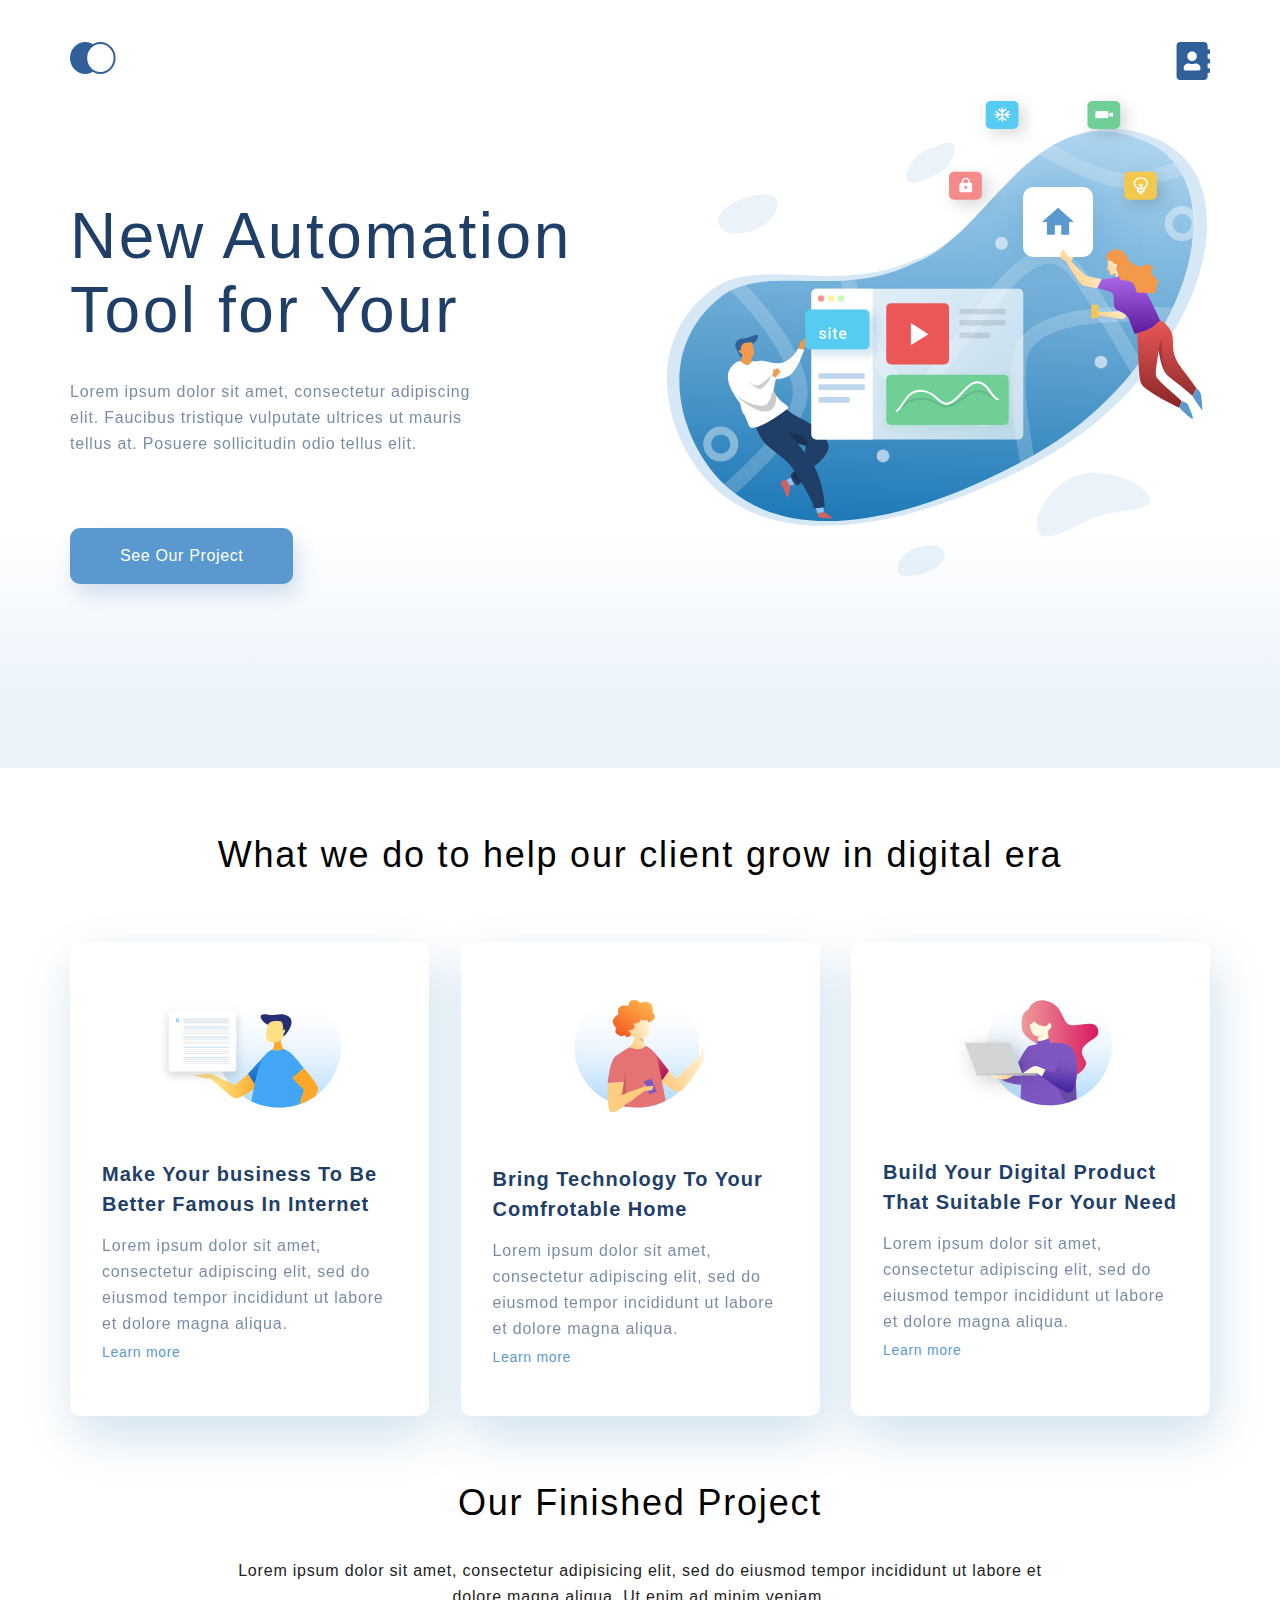
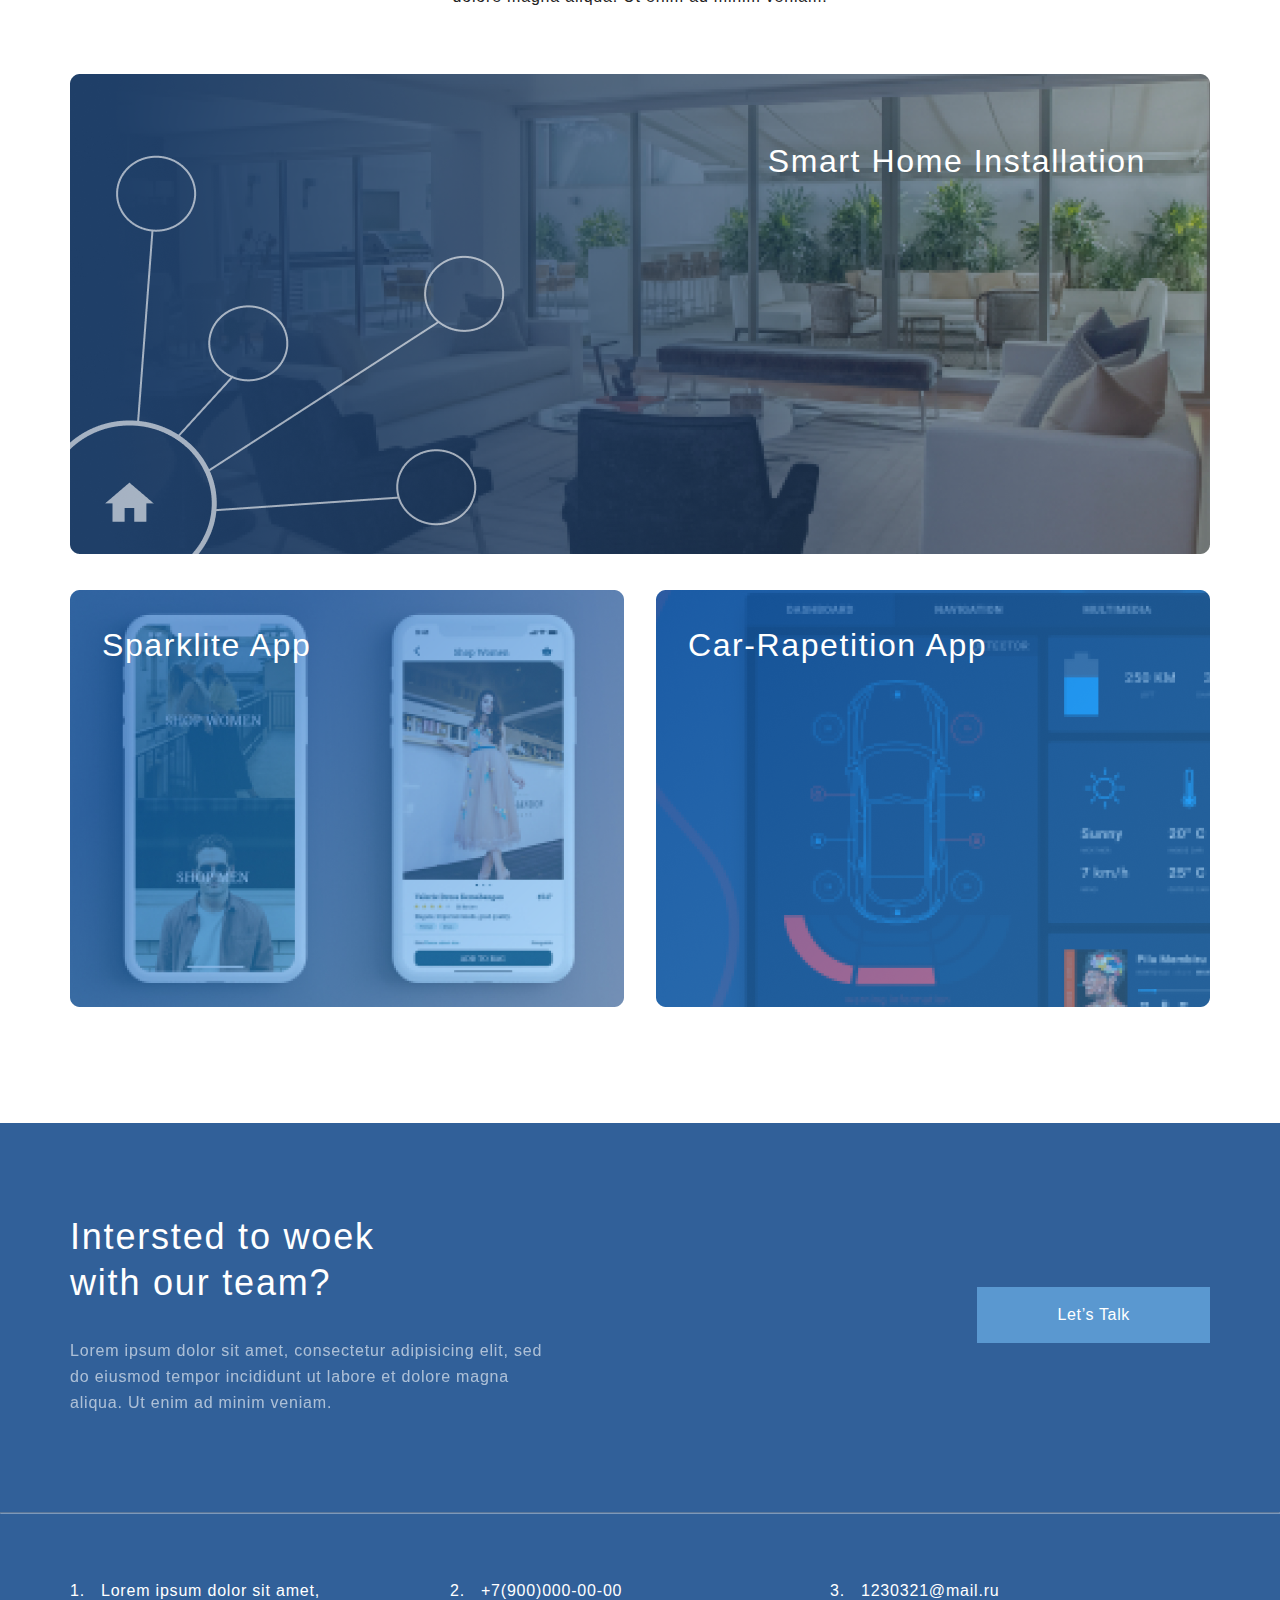
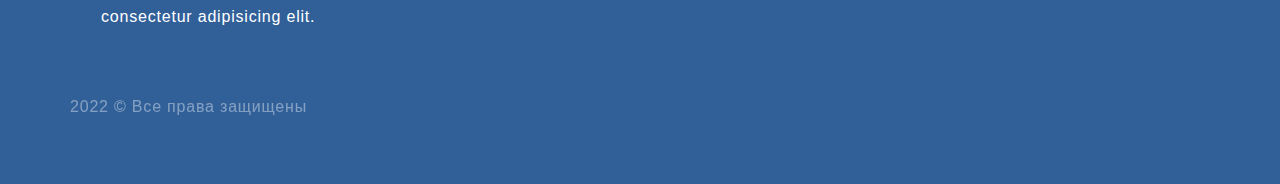
<file: index.html>
<!DOCTYPE html>
<html lang="en">

<head>
    <meta charset="UTF-8">
    <meta http-equiv="X-UA-Compatible" content="IE=edge">
    <meta name="viewport" content="width=device-width, initial-scale=1.0">
    <title>MySite</title>
    <link rel="stylesheet" href="style.css">
</head>

<body>
    <div class="top">
        <div class="container top__box">
            <ul class="header">
                <li><a href="index.html"><img src="images/logo.svg" alt="logo"></a></li>
                <li><a href=contacts.html><img src="images/contacts.svg" alt="contacts"></a></li>
            </ul>
            <div class="top__info">
                <h1 class="top__heading">New Automation
                    Tool for Your </h1>
                <p class="text top__text">Lorem ipsum dolor sit amet, consectetur adipiscing elit. Faucibus tristique
                    vulputate ultrices ut mauris tellus at. Posuere sollicitudin odio tellus elit.
                </p>
                <a href="#" class="top__button">See Our Project</a>
            </div>
        </div>
    </div>
    <div class="what-we-do container">
        <h3 class="heading">What we do to help our client grow in digital era</h3>
        <div class="card-box">
            <div class="card">
                <img class="card__img" src="images/card-1.svg" alt="card 1">
                <h4 class="heading-mini">Make Your business To Be
                    Better Famous In Internet</h4>
                <p class="text">Lorem ipsum dolor sit amet, consectetur adipiscing elit, sed do eiusmod tempor
                    incididunt ut labore et dolore magna aliqua. </p>
                <a class="card__link" href="#">Learn more</a>
            </div>
            <div class="card">
                <img class="card__img" src="images/card-2.svg" alt="card 2">
                <h4 class="heading-mini">Bring Technology To Your
                    Comfrotable Home</h4>
                <p class="text">Lorem ipsum dolor sit amet, consectetur adipiscing elit, sed do eiusmod tempor
                    incididunt ut labore et dolore magna aliqua. </p>
                <a class="card__link" href="#">Learn more</a>
            </div>
            <div class="card">
                <img class="card__img" src="images/card-3.svg" alt="card 3">
                <h4 class="heading-mini">Build Your Digital Product
                    That Suitable For Your Need</h4>
                <p class="text">Lorem ipsum dolor sit amet, consectetur adipiscing elit, sed do eiusmod tempor
                    incididunt ut labore et dolore magna aliqua. </p>
                <a class="card__link" href="#">Learn more</a>
            </div>
        </div>
    </div>
    <div class="project container">
        <h3 class="heading">Our Finished Project</h3>
        <p class="text text_project">Lorem ipsum dolor sit amet, consectetur adipisicing elit, sed do eiusmod tempor
            incididunt ut
            labore et dolore magna aliqua. Ut enim ad minim veniam.</p>
        <div class="project__item">
            <img class="project__img" src="images/aside-1.png" alt="photo">
            <p class="project__text">Smart Home Installation</p>
        </div>
        <div class="project__parent">
            <div class="project__item project__item_margin">
                <img class="project__img" src="images/aside-2.png" alt="photo">
                <p class="project__text project__text_mini">Sparklite App</p>
            </div>
            <div class="project__item">
                <img class="project__img" src="images/aside-3.png" alt="photo">
                <p class="project__text project__text_mini">Car-Rapetition App</p>
            </div>
        </div>
    </div>
    <div class="footer">
        <div class="container container_top">
            <div class="footer__top">
                <div class="footer__text">
                    <h3 class="heading footer__heading">Intersted to woek
                        with our team?</h3>
                    <p class="text text_footer">Lorem ipsum dolor sit amet, consectetur adipisicing elit, sed do eiusmod
                        tempor
                        incididunt ut labore et dolore magna aliqua. Ut enim ad minim veniam.</p>
                </div>
                <a href="#" class="footer__button">Let’s Talk</a>
            </div>
        </div>
        <hr>
        <div class="container container_top">
            <div class="footer__bottom">
                <ul class="footer__info">
                    <li class="footer__list">Lorem ipsum dolor sit amet, consectetur adipisicing elit.</li>
                    <li class="footer__list">+7(900)000-00-00</li>
                    <li class="footer__list">1230321@mail.ru</li>
                </ul>
                <div class="footer__copy">
                    <p class="text footer__copy-text">2022 &copy; Все права защищены</p>
                </div>
            </div>
        </div>
    </div>
</body>

</html>
</file>
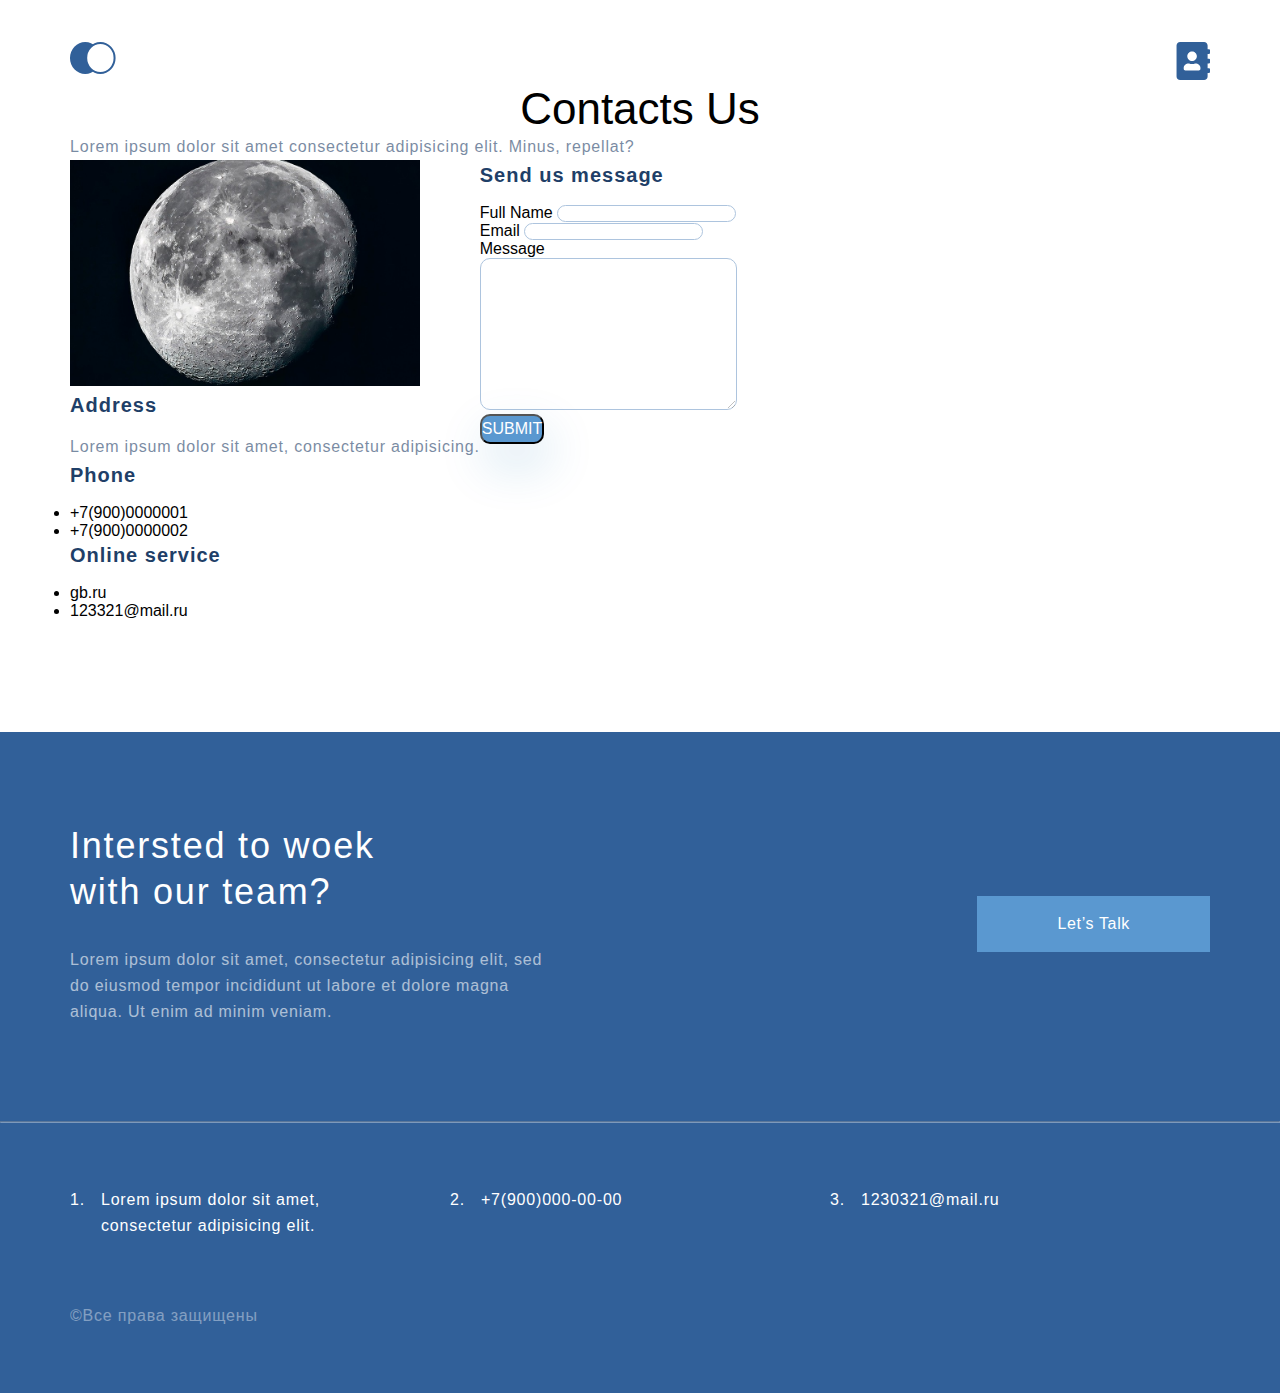
<file: contacts.html>
<!DOCTYPE html>
<html lang="en">

<head>
    <meta charset="UTF-8">
    <meta http-equiv="X-UA-Compatible" content="IE=edge">
    <meta name="viewport" content="width=device-width, initial-scale=1.0">
    <title>MySite</title>
    <link rel="stylesheet" href="style.css">
</head>

<body>
    <div class="container">
        <ul class="header">
            <li><a href="index.html"><img src="images/logo.svg" alt="logo"></a></li>
            <li><a href=contacts.html><img src="images/contacts.svg" alt="contacts"></a></li>
        </ul>
    </div>
    <div class="contacts-header">
        <div class="container">
            <h2 class="heading-contacts">Contacts Us</h2>
            <p class="text">Lorem ipsum dolor sit amet consectetur adipisicing elit. Minus, repellat?</p>
        </div>
    </div>
    <form class="container main" action="#">
        <div class="contacts-info">
            <img class="images-contacts" src="images/SpKdMtqm3G00fVbV.jpg" alt="contact photo">
            <h4 class="heading-mini">Address</h4>
            <p class="text">Lorem ipsum dolor sit amet, consectetur adipisicing.</p>
            <h4 class="heading-mini">Phone</h4>
            <ul>
                <li>+7(900)0000001</li>
                <li>+7(900)0000002</li>
            </ul>
            <h4 class="heading-mini">Online service</h4>
            <ul>
                <li>gb.ru</li>
                <li>123321@mail.ru</li>
            </ul>
        </div>
        <div class="form">
            <h4 class="heading-mini">Send us message</h4>
            Full Name <input class="input-text" type="text"><br>
            Email <input class="input-text" type="email"><br>
            Message <br> <textarea class="input-text" cols="30" rows="10"></textarea><br>
            <button class="button-submit" type="submit">submit</button>
        </div>
    </form>
    <div class="container">
        <script type="text/javascript" charset="utf-8" async
            src="https://api-maps.yandex.ru/services/constructor/1.0/js/?um=constructor%3A8d10144537989eafd2c60506a0be0b82db4bc1db243bfe6f51b634d6937b7c18&amp;width=100%&amp;height=400&amp;lang=ru_RU&amp;scroll=true"></script>
    </div>
    <div class="footer">
        <div class="container">
            <div class="footer__top">
                <div class="footer__text">
                    <h3 class="heading footer__heading">Intersted to woek
                        with our team?</h3>
                    <p class="text text_footer">Lorem ipsum dolor sit amet, consectetur adipisicing elit, sed do eiusmod
                        tempor
                        incididunt ut labore et dolore magna aliqua. Ut enim ad minim veniam.</p>
                </div>
                <a href="#" class="footer__button">Let’s Talk</a>
            </div>
        </div>
        <hr>
        <div class="container">
            <div class="footer__bottom">
                <ul class="footer__info">
                    <li class="footer__list">Lorem ipsum dolor sit amet, consectetur adipisicing elit.</li>
                    <li class="footer__list">+7(900)000-00-00</li>
                    <li class="footer__list">1230321@mail.ru</li>
                </ul>
                <div class="footer__copy">
                    <p class="text footer__copy-text">&copy;Все права защищены</p>
                </div>
            </div>
        </div>
    </div>
</body>

</html>
</file>
<file: style.css>
* {
  margin: 0;
  padding: 0;
  }
body {
  font-family: sans-serif;
}
.container {
  max-width: 1140px;
  margin: 0 auto;
}
.top {
  min-height: 768px;
  background: linear-gradient(0deg, #EBF3FB 8.84%, rgba(152, 195, 232, 0) 31.12%);
}
.header {
  display: flex;
  justify-content: space-between;
  list-style-type: none;
  padding-top: 42px;
}
.top__box {
  display: flex;
  flex-direction: column;
  height: 100%;
}
.top__info {
  padding-top: 115px;
  flex-grow: 1;
  background-image: url(images/header__back.svg);
  background-repeat: no-repeat;
  background-position: right center;
  background-size: 48%;
}
.top__button {
  font-size: 16px;
  line-height: 26px;
  text-align: center;
  letter-spacing: 0.04em;
  color: #FFFFFF;
  background: #5A98D0;
  box-shadow: 5px 10px 20px rgba(53, 110, 173, 0.2);
  border-radius: 10px;
  padding: 15px 50px;
  text-decoration: none;
  display: inline-block;
  margin-top: 71px;
}
.top__heading {
  width: 510px;
  font-size: 64px;
  color: #1F3F68;
  font-weight: 300;
  line-height: 74px;
  letter-spacing: 0.04em;
  margin-bottom: 32px;
}
.top__text {
   width: 425px;
}
.card-box {
  display: flex;
  justify-content: space-between;
  padding-top: 64px;
  padding-bottom: 64px;
}
.card {
  width: 359px;
  padding: 44px 32px;
  box-sizing: border-box;
  background: #FFFFFF;
  box-shadow: 5px 20px 50px rgba(16, 112, 177, 0.2);
  border-radius: 10px;
  display: flex;
  flex-direction: column;
}
.card__img {
  align-self: center;
  margin-bottom: 51px
}
.card__link {
  font-size: 14px;
  line-height: 30px;
  letter-spacing: 0.05em;
  color: #5A98D0;
  text-decoration: none;
}
.footer {
  background: #316099;
  padding-top: 91px;
  padding-bottom: 64px;
  margin-top: 112px;
}
.footer__top {
  padding-bottom: 96px;
  display: flex;
  justify-content: space-between;
  align-items: center;
}
.footer__button {
  font-size: 16px;
  line-height: 26px;
  text-align: center;
  letter-spacing: 0.04em;
  color: #FFFFFF;
  padding: 15px 80px;
  text-decoration: none;
  background: #5A98D0;
}
.footer__info{
  display: flex;
  justify-content: space-between;
  margin-top: 64px;
}
.footer__list {
  font-size: 16px;
  line-height: 26px;
  letter-spacing: 0.05em;
  color: #FFFFFF;
  flex-grow: 1;
  flex-basis: 33.3333%;
  list-style-type: none;
  display: flex;
  margin-right: 34px;
}
.footer__list:first-child::before {
  content: "1.";
  display: block;
  margin-right: 16px;
}
.footer__list:nth-child(2)::before {
  content: "2.";
  display: block;
  margin-right: 16px;
}
.footer__list:nth-child(3)::before {
  content: "3.";
  display: block;
  margin-right: 16px;
}
.text {
  font-size: 16px;
  line-height: 26px;
  color: #1F3F68;
  letter-spacing: 0.05em;
  opacity: 0.6;
}
.text_footer {
  color: #FFFFFF;
  width: 495px;
}
.text_project {
  width: 75%;
  margin: 32px auto 64px;
  text-align: center;
  color: #222222;
  opacity: 1;
}
.heading {
  font-size: 36px;
  text-align: center;
  font-weight: 300;
  line-height: 46px;
  letter-spacing: 0.05em;
}
.footer__heading {
  width: 340px;
  text-align: left;
  color: #FFFFFF;
  margin-bottom: 32px;
  
}
.heading-mini {
  font-size: 20px;
  line-height: 30px;
  color: #1F3F68;
  letter-spacing: 0.05em;
  margin-bottom: 14px;
}
.heading-contacts {
  font-weight: 500;
  font-size: 44px;
  text-align: center;
}
.what-we-do {
  padding-top: 64px;
}
.images-contacts {
  width: 350px;
}
.main {
  display: flex;
}
.project__img {
  width: 100%;
}
.project__parent {
  display: flex;
  justify-content: space-between;
  margin-top: 32px;
}
.project__item {
  position: relative;
  flex-grow: 1;
}
.project__item_margin {
  margin-right: 32px;
}
.project__text {
  font-size: 32px;
  line-height: 46px;
  text-align: right;
  letter-spacing: 0.05em;
  color: #FFFFFF;
  position: absolute;
  top: 64px;
  right: 64px;
}
.project__text_mini {
  right: auto;
  left: 32px;
  top: 32px;
  text-align: left;
}
.input-text {
  border: 1px solid #356EAD;
  box-sizing: border-box;
  border-radius: 10px;
  opacity: 0.4;
}
.button-submit {
  background: #5A98D0;
  box-shadow: 5px 20px 50px rgba(16, 112, 177, 0.2);
  border-radius: 10px;
  font-weight: 500;
  font-size: 16px;
  line-height: 26px;
  text-align: center;
  color: #FFFFFF;
  text-transform: uppercase;
}
hr {
  opacity: 0.4;
}
.footer__copy {
  margin-top: 64px;
}
.footer__copy-text {
  font-size: 16px;
  line-height: 26px;
  letter-spacing: 0.05em;
  color: #FFFFFF;
  opacity: 0.4;
}

@media (max-width: 1024px) {
  .container {
    padding-left: 32px;
    padding-right: 32px;
  }
  .container_top {
    padding-left: 124px;
    padding-right: 124px;
  }
  .top__info {
    background-position: right 230px;
  }
  .card-box {
    flex-direction: column;
    align-items: center;
  }
  .card {
    margin-bottom: 32px;
  }
  .project__text_mini {
    font-size: 28px;
    line-height: 46px;
  }
  .footer__top {
    padding-bottom: 64px;
  }
  .footer__text {
    width: 336px;
  } 
  .text_footer {
    width: 100%;
  }
  .footer__button {
    padding: 4px 30px;
  }
  .footer__info {
    flex-direction: column;
  }
  .footer__list {
    margin-bottom: 25px;
    width: 100%;
  }
  .footer__list:first-child::before {
    margin-right: 36px;
  }
  .footer__list:nth-child(2)::before {
    margin-right: 36px;
  }
  .footer__list:nth-child(3)::before {
    margin-right: 36px;
  }
}
@media (max-width: 667px) {
  .container_top {
    padding-left: 16px;
    padding-right: 16px;
  }
  .header {
    padding-top: 24px;
  }
  .top {
    min-height: 376px;
    padding-bottom: 41px;
    box-sizing: border-box;
  }
  .top__info {
    padding-top: 36px;
    display: flex;
    flex-direction: column;
    align-items: center;
    background-image: none;
  }
  .top__heading {
    width: 100%;
    font-size: 32px;
    line-height: 37px;
    margin-bottom: 12px;
    text-align: center;
  }
  .top__text {
    width: 100%;
    text-align: center;
  }
  .top__button {
    font-size: 12px;
    padding: 0 8px;
  }
  .heading {
    font-size: 24px;
    line-height: 28px;
  }
  .what-we-do {
    padding-top: 48px;
}
  .card-box {
   padding-top: 32px;
}
.card {
  width: 100%;
}
.text_project {
  width: 100%;
}
.project__text {
  font-size: 16px;
  line-height: 19px;
  top: 16px;
  right: 16px;
}
.project__text_mini {
  left: 16px;
}
.project__parent {
  flex-direction: column;
  margin-top: 16px;
}
.project__item_margin {
  margin-right: 0;
  margin-bottom: 16px;
}
.footer {
  margin-top: 64px;
  padding-top: 18px;
  padding-bottom: 32px;
}
.footer__top {
  flex-direction: column;
}
.footer__heading {
  text-align: center;
}
.footer__text {
  width: 100%;
}
.text_footer {
  text-align: center;
  margin-bottom: 40px;
}
.footer__button {
  padding: 4px 15px;
}
.footer__list {
  margin-bottom: 17px;
}
.footer__copy {
  text-align: center;
  margin-top: 37px;
}
}
</file>
